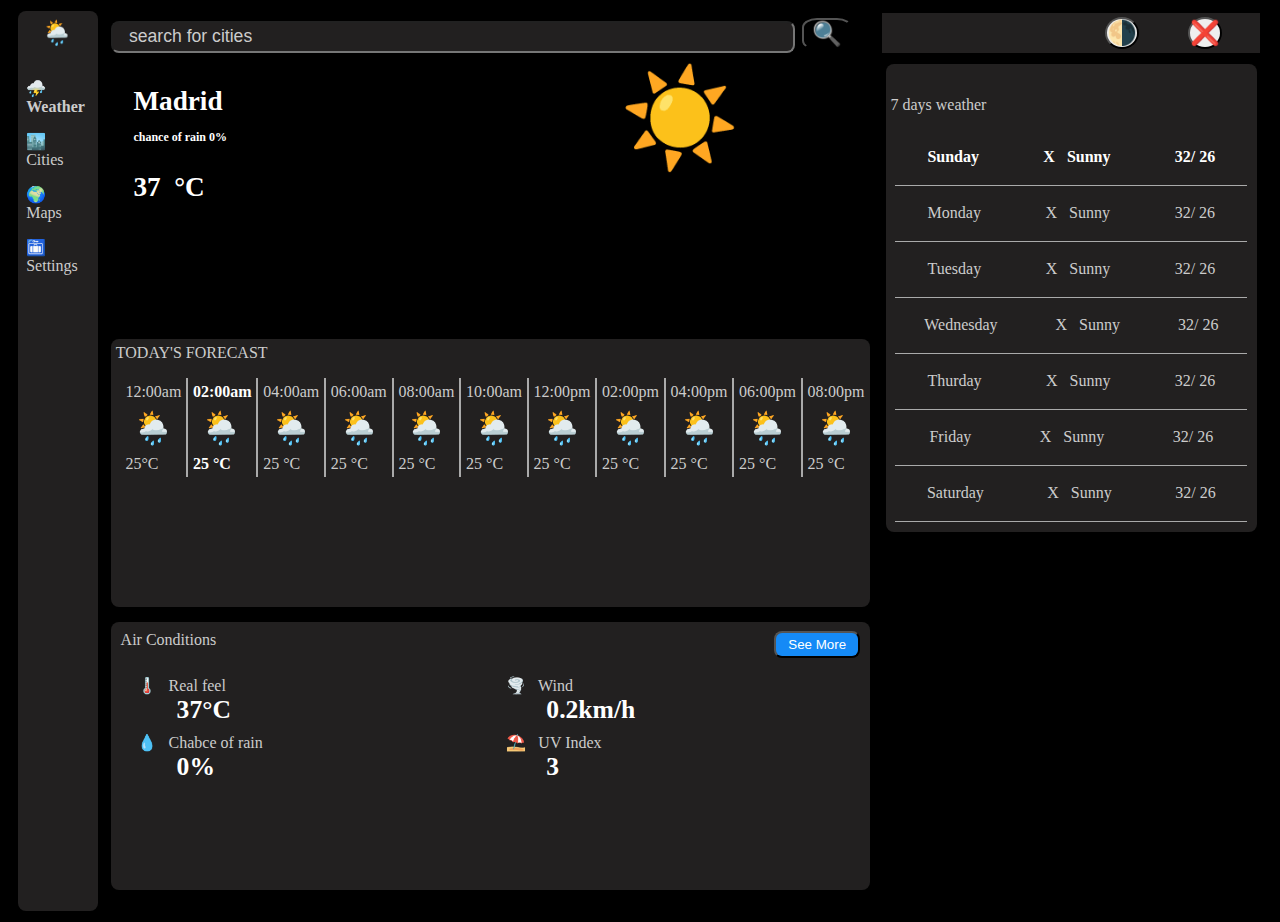
<file: D3 v7/index.html>
<!DOCTYPE html>
<html lang="en">
  <head>
    <meta charset="UTF-8" />
    <meta http-equiv="X-UA-Compatible" content="IE=Edge" />
    <meta name="viewport" content="width=device-width, initial-scale=1" />
    <link rel="stylesheet" href="style.css" type="text/css" media="all" />
    <title>Weather | Find Today's weather</title>
  </head>

  <body>
    <section class="navigation">
      <nav class="navs container">
        <p class="logo bold">🌦️</p>
        <ul class="nav-links">
          <li>
            <a href="#" class="bold">
              <span>⛈️</span><br />
              Weather
            </a>
          </li>
          <li>
            <a href="cities.html">
              <span>🏙️</span><br />
              Cities</a
            >
          </li>
          <li>
            <a href="map.html">
              <span>🌍</span><br />
              Maps</a
            >
          </li>
          <li>
            <a href="../setting/setting.html"
              ><span>🛅</span><br />
              Settings
            </a>
          </li>
        </ul>
      </nav>
    </section>
    <section class="main grid">
      <div class="today-info-container">
        <div class="search-city">
          <input
            type="text"
            name="searched-city"
            id="searched-city"
            class="container"
            value=""
            placeholder="search for cities"
          />
          <button class="search-btn">🔍</button>
        </div>
        <div class="weather-info">
          <div class="grid grid--2-cols today-weather">
            <div class="city grid grid--2-rows bold">
              <p>
                Madrid
                <span class="city-description"
                  ><br />
                  chance of rain 0%</span
                >
              </p>
              <p><span class="bold now-temp">31</span> &nbsp;°C</p>
            </div>
            <div class="condition-img-box bold">
              <p class="condition-img">☀️</p>
            </div>
          </div>
        </div>
        <div class="all-today-info container">
          <p>TODAY'S FORECAST</p>
          <div class="forecast-container">
            <div class="forecast-in-time">
              <p>12:00am</p>
              <p class="forecast-img">🌦️</p>
              <p><span class="temperature">25</span>°C</p>
            </div>
            <div class="forecast-in-time bold">
              <p>02:00am</p>
              <p class="forecast-img">🌦️</p>
              <p><span class="temperature">25</span> °C</p>
            </div>
            <div class="forecast-in-time">
              <p>04:00am</p>
              <p class="forecast-img">🌦️</p>
              <p><span class="temperature">25</span> °C</p>
            </div>
            <div class="forecast-in-time">
              <p>06:00am</p>
              <p class="forecast-img">🌦️</p>
              <p><span class="temperature">25</span> °C</p>
            </div>
            <div class="forecast-in-time">
              <p>08:00am</p>
              <p class="forecast-img">🌦️</p>
              <p><span class="temperature">25</span> °C</p>
            </div>
            <div class="forecast-in-time">
              <p>10:00am</p>
              <p class="forecast-img">🌦️</p>
              <p><span class="temperature">25</span> °C</p>
            </div>
            <div class="forecast-in-time">
              <p>12:00pm</p>
              <p class="forecast-img">🌦️</p>
              <p><span class="temperature">25</span> °C</p>
            </div>
            <div class="forecast-in-time">
              <p>02:00pm</p>
              <p class="forecast-img">🌦️</p>
              <p><span class="temperature">25</span> °C</p>
            </div>
            <div class="forecast-in-time">
              <p>04:00pm</p>
              <p class="forecast-img">🌦️</p>
              <p><span class="temperature">25</span> °C</p>
            </div>
            <div class="forecast-in-time">
              <p>06:00pm</p>
              <p class="forecast-img">🌦️</p>
              <p><span class="temperature">25</span> °C</p>
            </div>
            <div class="forecast-in-time">
              <p>08:00pm</p>
              <p class="forecast-img">🌦️</p>
              <p><span class="temperature">25</span> °C</p>
            </div>
            <div class="forecast-in-time">
              <p>10:00pm</p>
              <p class="forecast-img">🌦️</p>
              <p><span class="temperature">25</span> °C</p>
            </div>
          </div>
        </div>
        <div class="air-condition-info container">
          <div class="air-condition-title">
            <p>Air Conditions</p>
            <button class="see-more-btn">See More</button>
          </div>
          <div class="grid grid--2-cols air-condition-detail">
            <p>
              🌡️ &nbsp; Real feel <br /><span class="bold now-temp">31</span
              ><strong class="bold">°C</strong>
            </p>
            <p>
              🌪️ &nbsp; Wind <br /><span class="bold">0.2</span
              ><strong class="bold">km/h</strong>
            </p>
            <p>
              💧 &nbsp; Chabce of rain<br /><span class="bold">0</span
              ><strong class="bold">%</strong>
            </p>
            <p>⛱️ &nbsp; UV Index<br /><span class="bold">3</span></p>
          </div>
        </div>
      </div>
      <div>
        <div class="dark-log-out">
          <button id="dark-mood">🌗</button>
          <button class="log-out">❌</button>
        </div>
        <div class="container all-7-days">
          <p>7 days weather</p>
          <div class="days-in-week-container">
            <div class="day-in-week bold">
              <p class="day-name">Today</p>
              <p class="condition"><span>X </span> &nbsp; Sunny</p>
              <p class="temp-in-nums">
                <span class="high-temp">32</span>/
                <span class="low-temp">26</span>
              </p>
            </div>
            <div class="day-in-week">
              <p class="day-name">Friday</p>
              <p class="condition"><span>X </span> &nbsp; Sunny</p>
              <p class="temp-in-nums">
                <span class="high-temp">32</span>/
                <span class="low-temp">26</span>
              </p>
            </div>
            <div class="day-in-week">
              <p class="day-name">Friday</p>
              <p class="condition"><span>X </span> &nbsp; Sunny</p>
              <p class="temp-in-nums">
                <span class="high-temp">32</span>/
                <span class="low-temp">26</span>
              </p>
            </div>
            <div class="day-in-week">
              <p class="day-name">Friday</p>
              <p class="condition"><span>X </span> &nbsp; Sunny</p>
              <p class="temp-in-nums">
                <span class="high-temp">32</span>/
                <span class="low-temp">26</span>
              </p>
            </div>
            <div class="day-in-week">
              <p class="day-name">Friday</p>
              <p class="condition"><span>X </span> &nbsp; Sunny</p>
              <p class="temp-in-nums">
                <span class="high-temp">32</span>/
                <span class="low-temp">26</span>
              </p>
            </div>
            <div class="day-in-week">
              <p class="day-name">Monday</p>
              <p class="condition"><span>X </span> &nbsp; Sunny</p>
              <p class="temp-in-nums">
                <span class="high-temp">32</span>/
                <span class="low-temp">26</span>
              </p>
            </div>
            <div class="day-in-week">
              <p class="day-name">Monday</p>
              <p class="condition"><span>X </span> &nbsp; Sunny</p>
              <p class="temp-in-nums">
                <span class="high-temp">32</span>/
                <span class="low-temp">26</span>
              </p>
            </div>
          </div>
        </div>
      </div>
    </section>
    <script src="script.js"></script>
  </body>
</html>
</file>
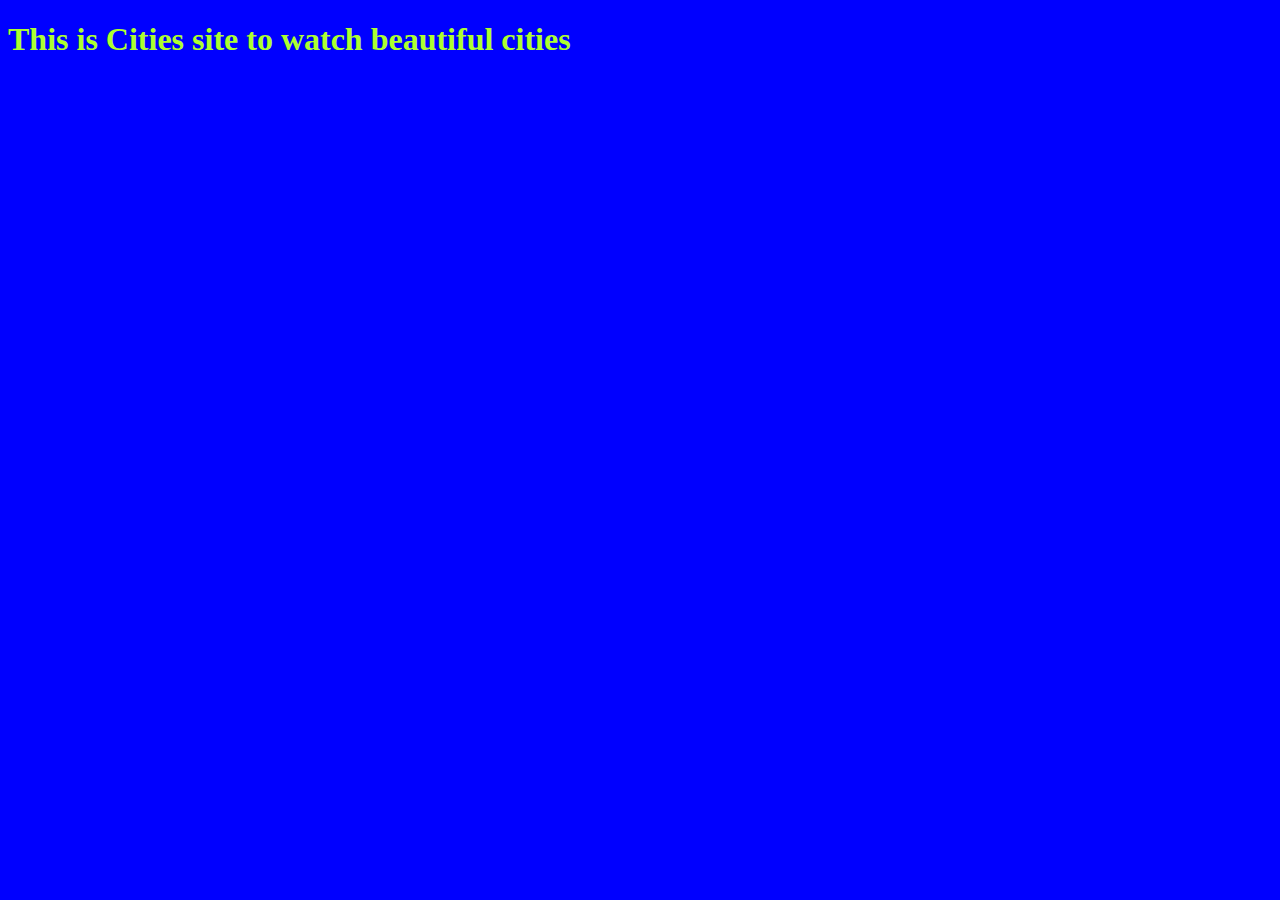
<file: D3 v7/cities.html>
<!DOCTYPE html>
<html>

<head>
    <meta charset="UTF-8">
    <meta name="viewport" content="width=device-width, initial-scale=1">
    <title></title>
</head>

<body style="background-color:blue; color: greenyellow">
    <h1>
        This is Cities site to watch beautiful cities
    </h1>
</body>

</html>
</file>
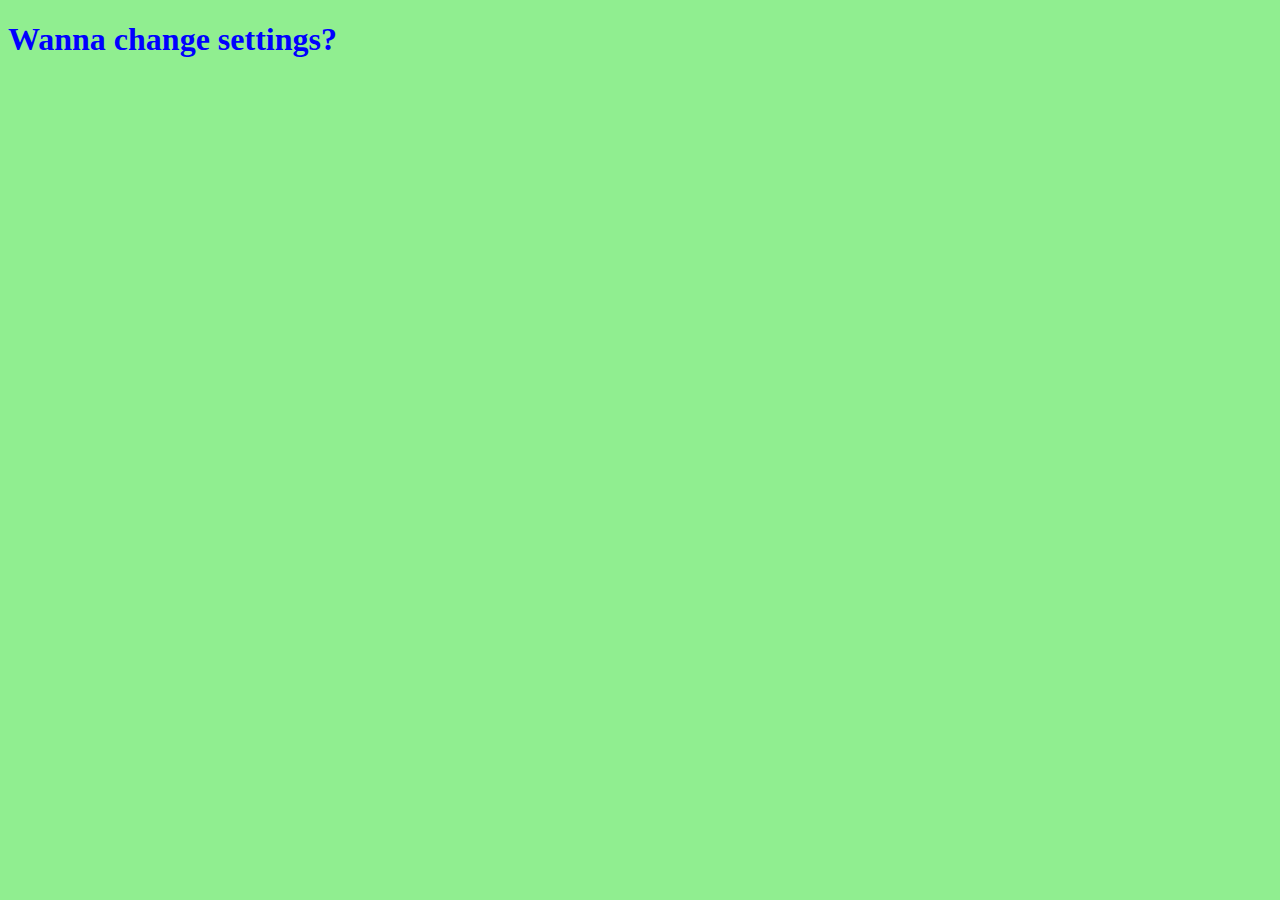
<file: D3 v7/setting/setting.html>
<!DOCTYPE html>
<html>

<head>
    <meta charset="UTF-8">
    <meta name="viewport" content="width=device-width, initial-scale=1">
    <title></title>
</head>

<body style="background-color:lightgreen; color: blue">
    <h1>
Wanna change settings?
       <!--Tab to edit-->
   </h1> 
</body>

</html>
</file>
<file: D3 v7/style.css>
:root {
  --default-clr: black;
  --primary-clr: #222020;
  --font: 16px;
  --font-clr: #fff;
  --font-gray: #ccc;
}
.light-mood {
  background-color: #fff;
  color: #222020;
}
html {
  background-color: var(--default-clr);
  font-size: var(--font);
  color: var(--font-gray);
  margin: 8px 15px;
}
* {
  margin: 0;
  padding: 0;
  box-sizing: border-box;
}
body {
  display: grid;
  grid-template-columns: 5rem 1fr;
  gap: 0.5rem;
}
.container {
  background-color: var(--primary-clr);
  margin: 0.2rem;
  border-radius: 0.5rem;
}
.grid {
  display: grid;
  justify-content: space-between;
}
.grid--2-cols {
  grid-template-columns: 1fr 1fr;
}
.grid--2-rows {
  grid-template-rows: 1fr 1fr;
}
div {
  padding: 0.3rem;
}
.bold {
  color: var(--font-clr);
  font-weight: 700;
}
/*==≠=============
    Nav
================*/
.navs {
  width: 5rem;
  height: 100vh;
}
.nav-links {
  display: flex;
  flex-direction: column;
  padding-top: 1rem;
}
.nav-links li {
  padding: 0.5rem;
  list-style-type: none;
}
.logo {
  font-size: 1.5rem;
  padding: 0.5rem;
  padding-left: 1.5rem;
  margin: 0 auto;
  color: var(--font-clr);
}
a:visited,
a:link {
  color: var(--font-gray);
  text-decoration: none;
}
a:active {
  color: var(--font-clr);
}
/*==≠=============
    Main info section
================*/
.main {
  grid-template-columns: 2fr 1fr;
  margin-bottom: 1rem;
}
/*==≠=============
    Today infos
================*/
.search-city {
  padding-left: 0;
}
input {
  width: 90%;
  height: 2rem;
}
input::placeholder {
  color: var(--font-gray);
  padding-left: 1rem;
  font-size: 1.1rem;
  align-self: center;
}
.search-btn {
  font-size: 1.5rem;
  color: #158af6;
  border-radius: 30%;
  padding: 0 0.5rem;
  background-color: var(--default-clr);
}
.today-info-container {
  display: grid;
  grid-template-rows: 2rem repeat(3, 1fr);
  gap: 0.5rem;
}
.weather-info {
  padding-top: 1rem;
  padding-left: 1rem;
  height: 100%;
}
.today-weather {
  margin-top: -1rem;
}
.city {
  display: flex;
  flex-direction: column;
  justify-content: space-between;
}
.city p {
  font-size: 1.7rem;
  margin-top: 1.5rem;
}
.city-description {
  font-size: 0.75rem;
}

.condition-img {
  text-align: center;
  font-size: 6rem;
}
.all-today-info {
  overflow-x: hidden;
}
.forecast-container {
  padding-top: 1rem;
  display: flex;
  overflow-x: scroll;
}

.forecast-in-time {
  width: 8rem;
  border-right: 2px solid #aaa;
}
.forecast-img {
  font-size: 2rem;
  padding: 0.5rem;
}
/*+++++++++++
    Additional info
+++++++++++++++*/
.air-condition-title {
  display: flex;
  justify-content: space-between;
}
.see-more-btn {
  background-color: #158af6;
  color: var(--font-clr);
  padding: 0.25rem 0.75rem;
  border-radius: 0.5rem;
}
.air-condition-detail p {
  padding-top: 0.5rem;
  padding-left: 1rem;
}
.air-condition-detail p span {
  padding-left: 2.5rem;
  font-size: 1.6rem;
  font-weight: 600;
}
.air-condition-detail p strong {
  font-size: 1.6rem;
}
/*==≠=============
    LOg-out & dark-mood
================*/
.dark-log-out {
  display: flex;
  justify-content: space-evenly;
  gap: 1rem;
  height: 2.5rem;
  margin-bottom: 0.7rem;
  align-items: center;
  padding-left: 50%;
  background-color: var(--primary-clr);
}
.dark-log-out button {
  font-size: 1.5rem;

  border-radius: 50%;
  text-align: center;
  cursor: pointer;
}
/*==≠=============
    All week DAY
================*/
.all-7-days {
  padding-top: 2rem;
  /* margin-top: 3rem; */
}
.days-in-week-container {
  display: flex;
  flex-direction: column;
  padding-top: 1rem;
  overflow-y: scroll;
}
.day-in-week {
  display: inherit;
  justify-content: space-around;
  align-items: center;
  height: 3.5rem;
  padding: 1rem 0;
  border-bottom: 1px solid #aaa;
}

/*==≠=============
    MEDIA QUERY
================*/
@media (max-width: 680px) {
  body {
    display: flex;
    flex-direction: column;
  }
  .navs {
    position: relative;
    top: 1%;
    left: 1%;
    height: 3rem;
    width: 100%;
    display: flex;
    align-items: center;
    justify-content: space-between;
  }
  .logo {
    margin-left: 1rem;
    padding: 0;
  }
  .nav-links {
    flex-direction: row;
    margin-top: -1rem;
    margin-right: 2rem;
  }
  .main {
    display: flex;
    flex-direction: column;
  }
}
</file>
